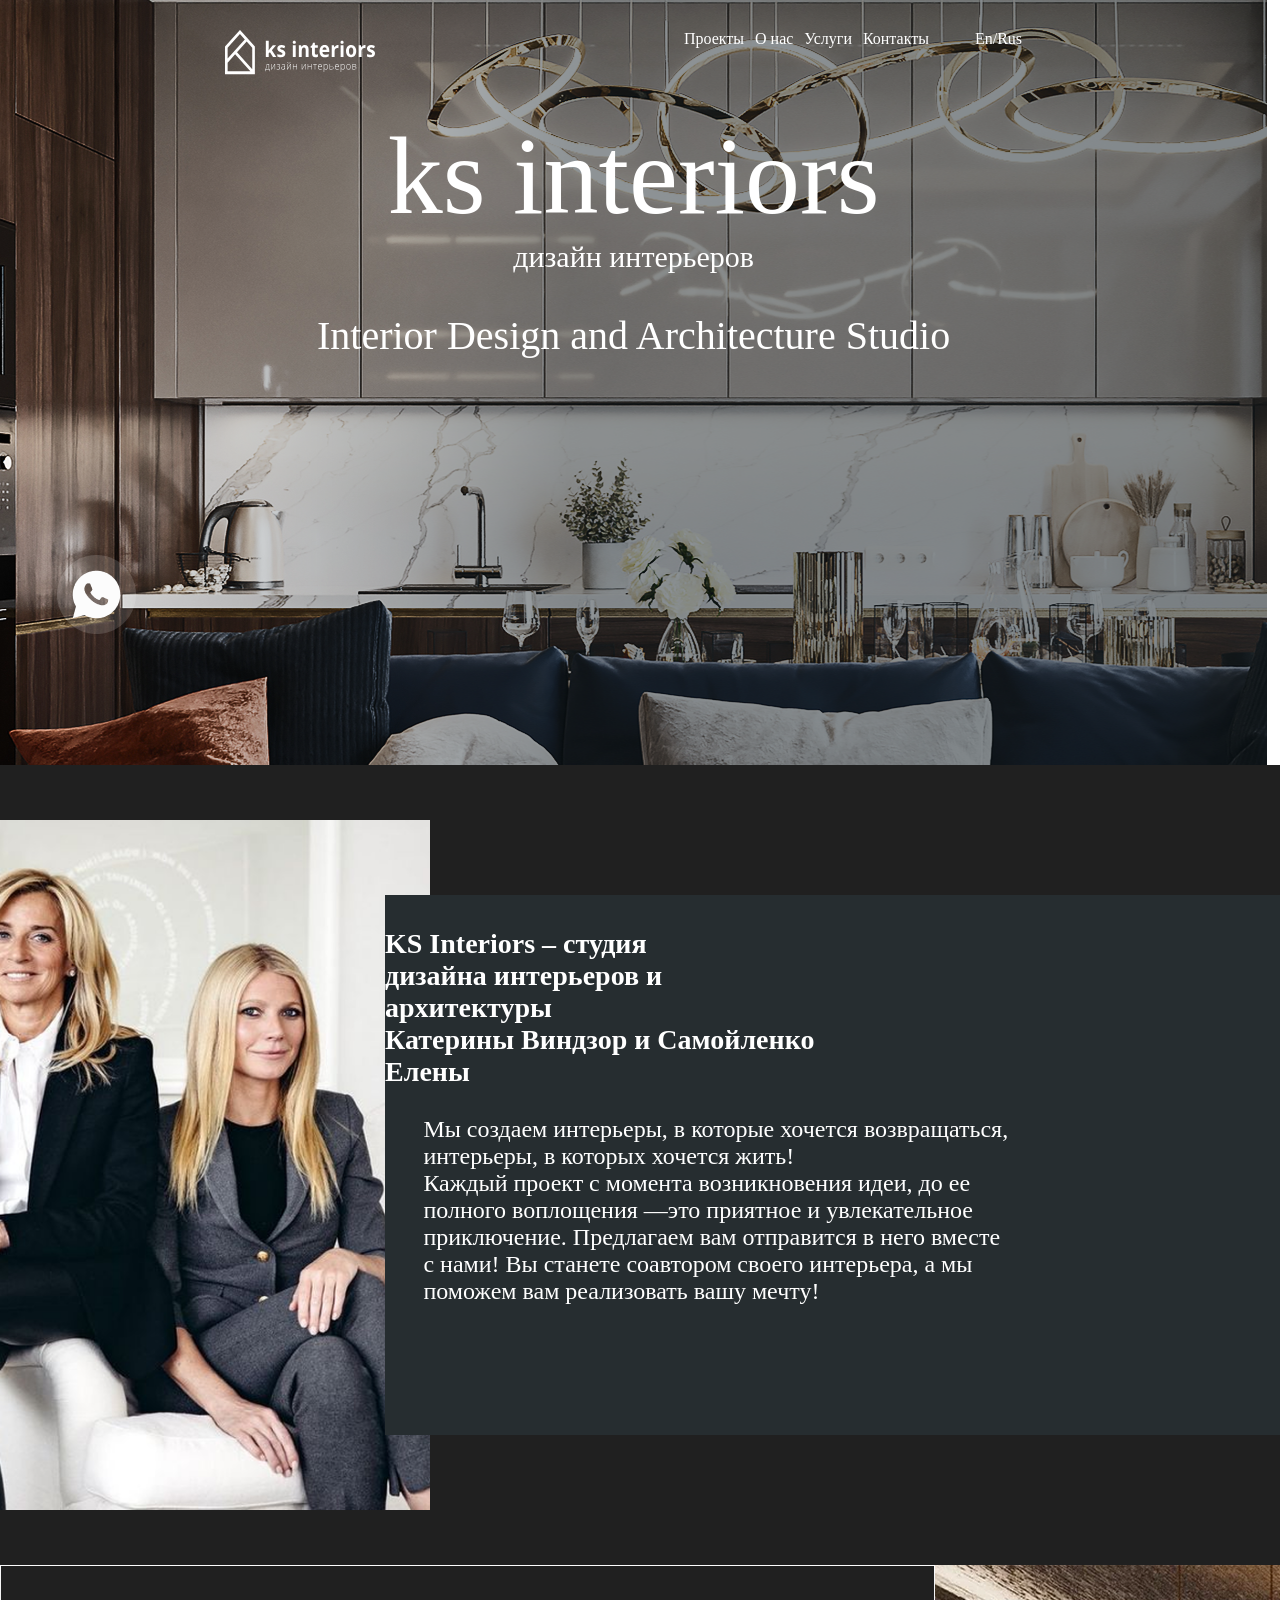
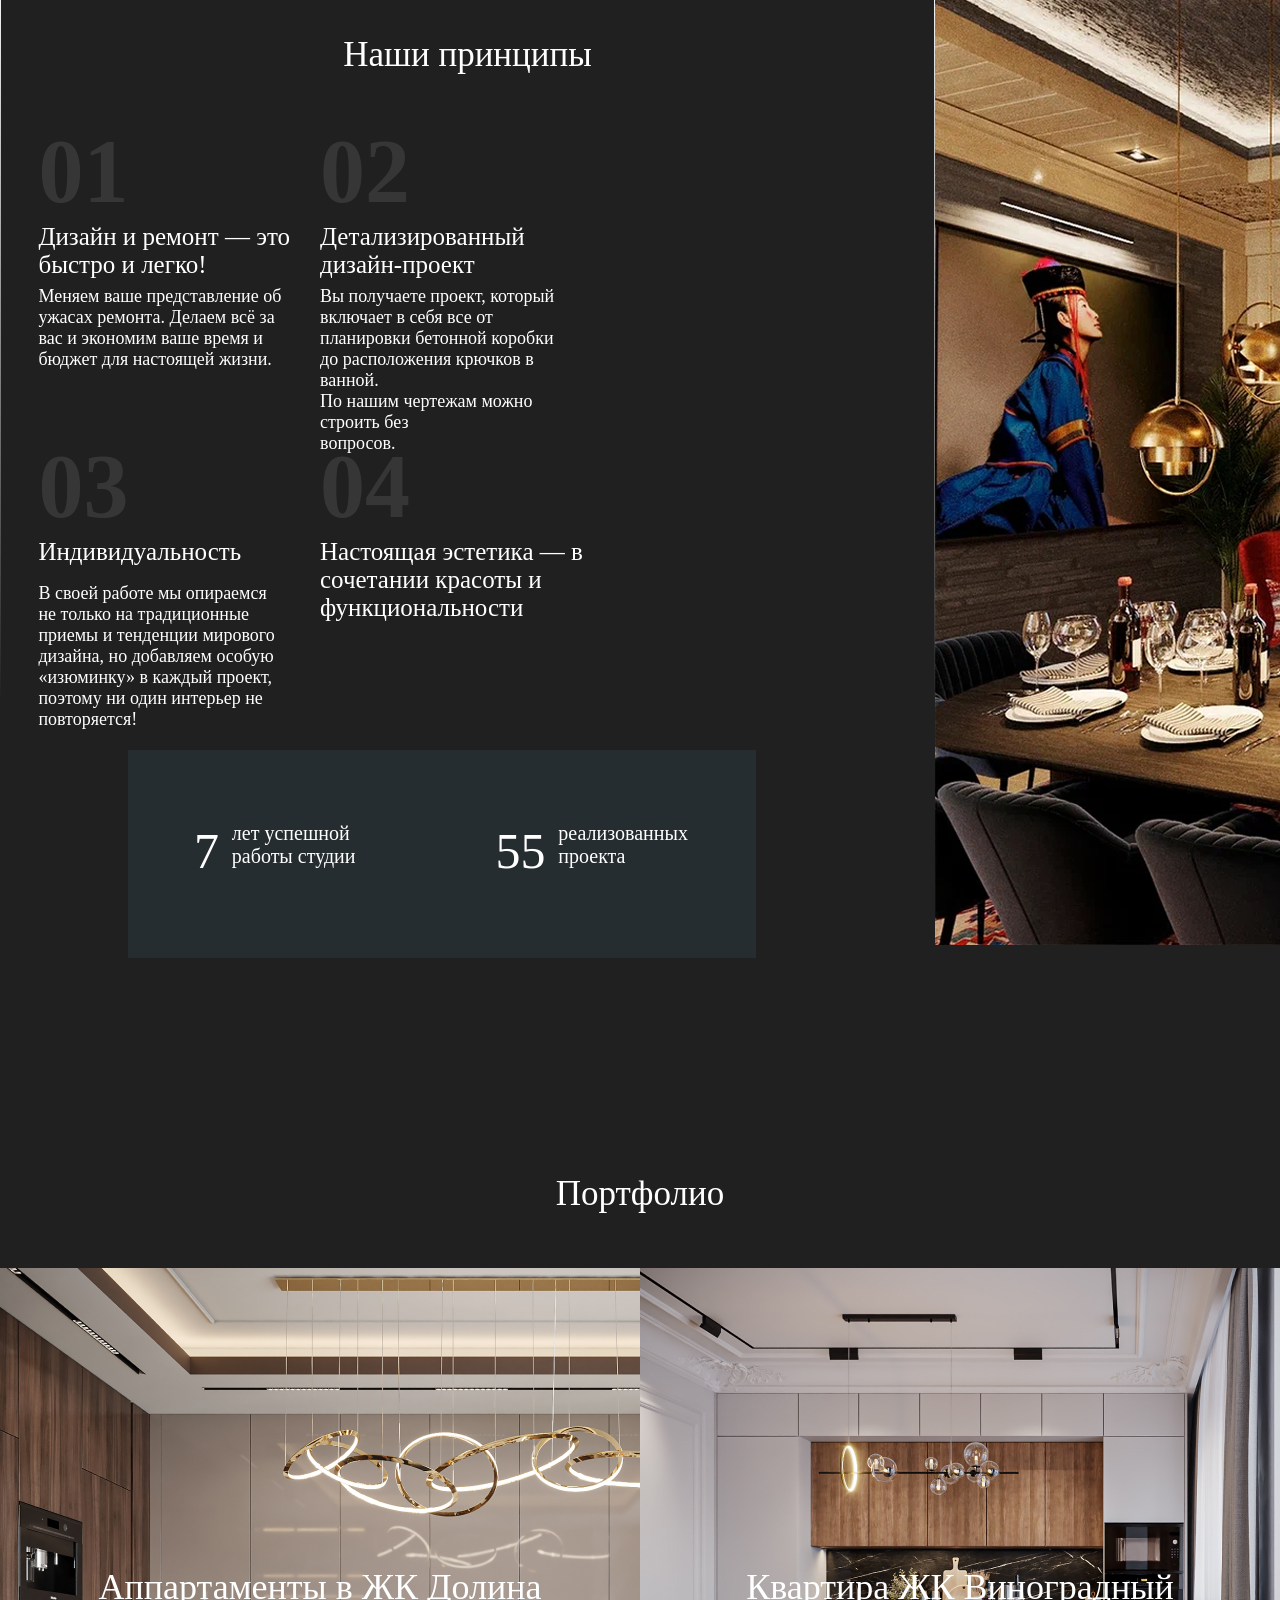
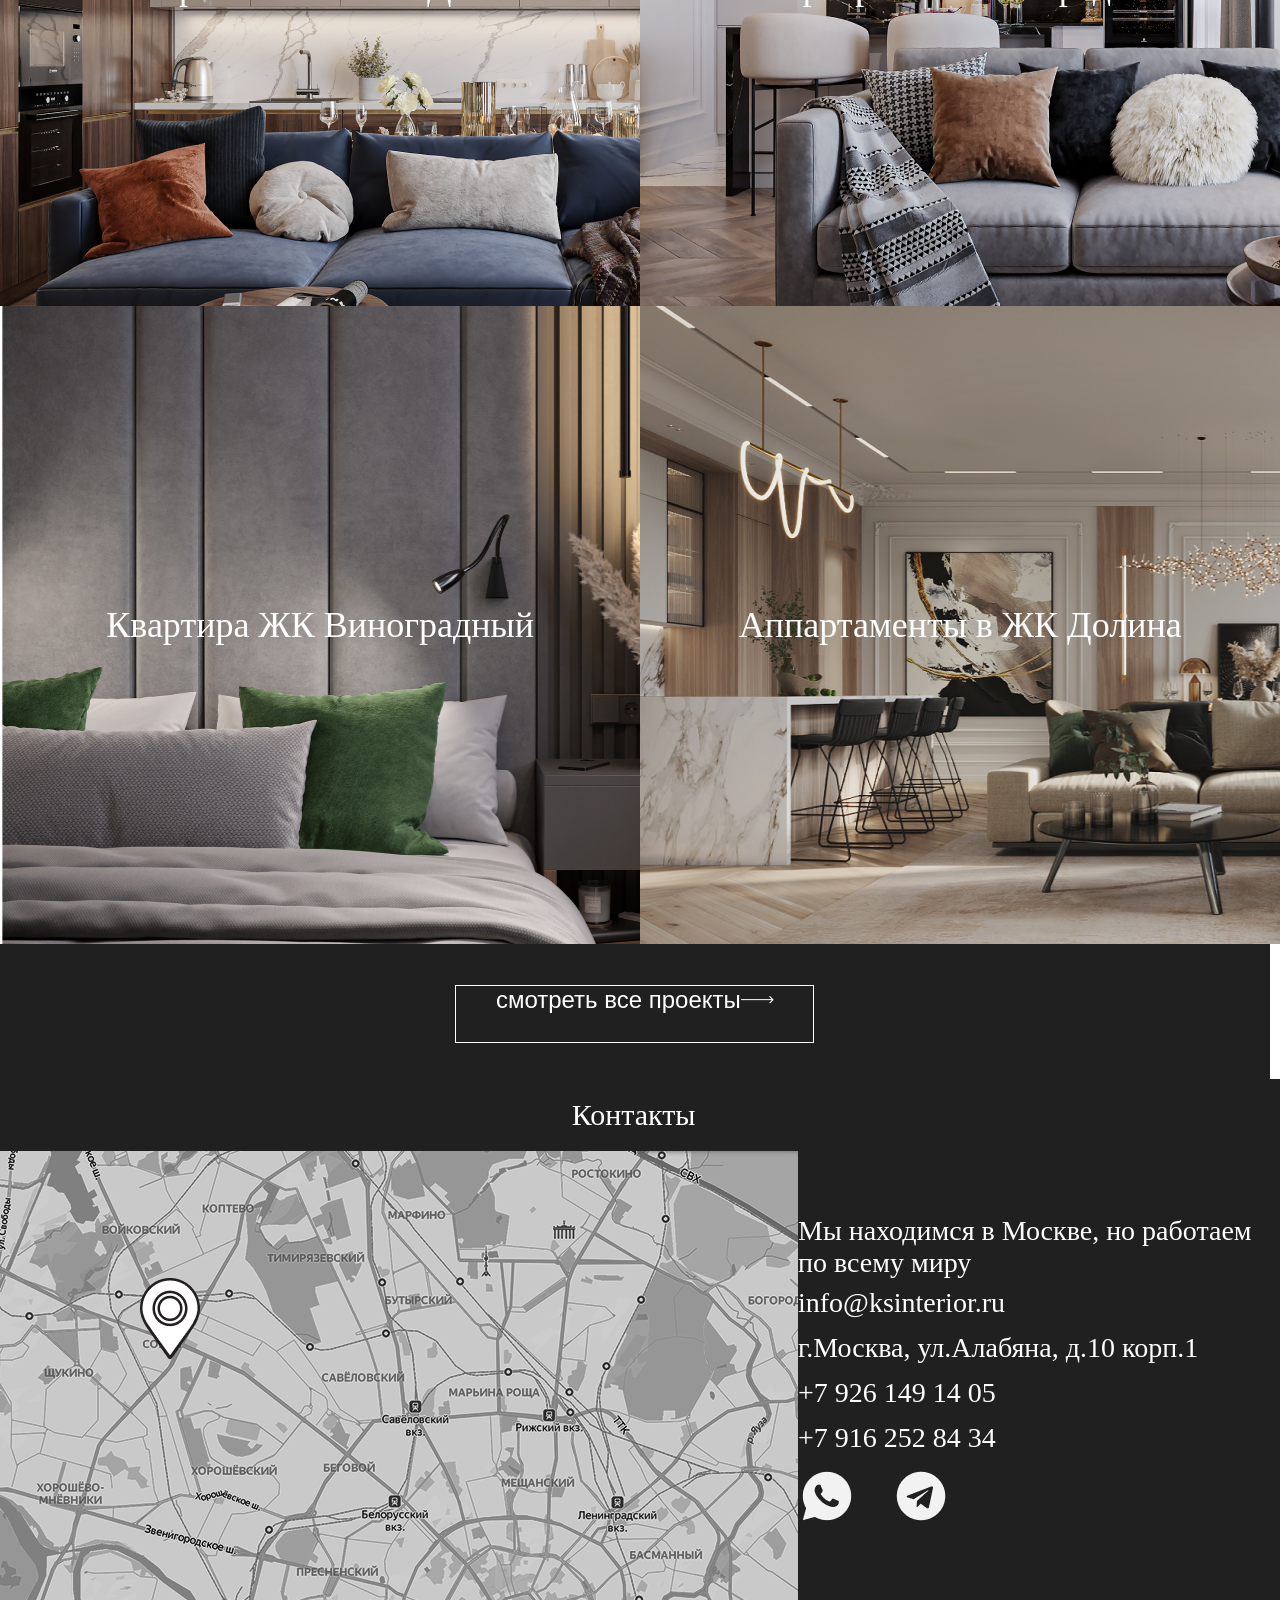
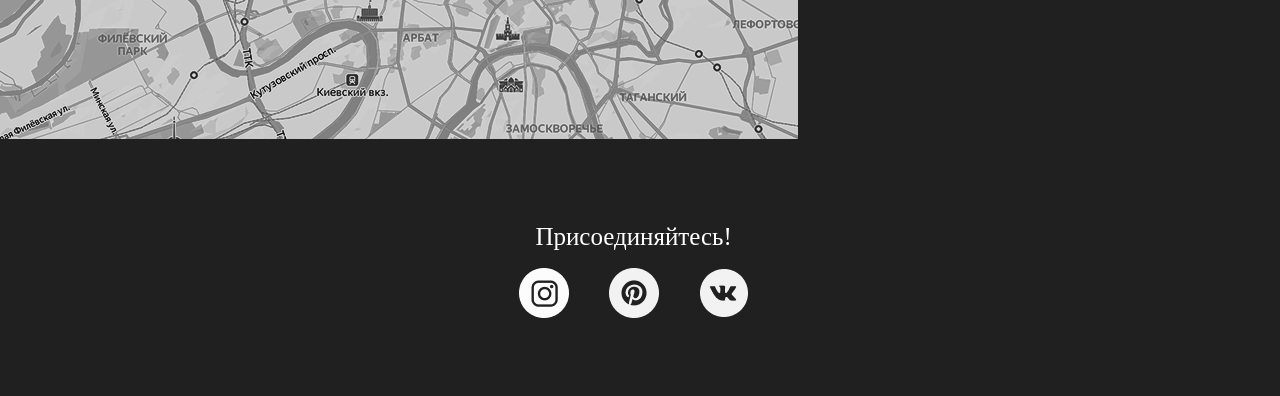
<file: index/index.html>
<!DOCTYPE html>
<html lang="en">
<head>
    <meta charset="UTF-8">
    <meta name="viewport" content="width=device-width, initial-scale=1.0">
    <title>Document</title>
    <link rel="stylesheet" href="style.css">
</head>
<body>
    <div class="all">
        <header>
            <nav>
                <div class="shpana"><img src="Photos/Logo.svg" alt=""></div>
                <div class="lol">
                    <ul>
                        <li><a href="../index/index.html">Проекты</a></li>
                        <li><a href="../About_Us/about.html">О нас</a></li>
                        <li><a href="../Yslygi/yslygi.html">Услуги</a></li>
                        <li>Контакты</li>
                    </ul>
                    <p>En/Rus</p>
                </div>
            </nav>
        </header>
        <div class="ks">
            <div class="ks_container">
                <h1>ks interiors</h1>
                <p>дизайн интерьеров</p>
                <h2>Interior Design and Architecture Studio</h2>
            </div>
        </div>
        <div class="many">
            <img src="Photos/What.png" alt="">
        </div>
    </div>
    <section class="girls">
        <div class="gigi">
            <div class="gigi_container">
                <img class="foto" src="Photos/Girls.png" alt="">
            </div>
            <div class="golem">
                <div class="golem_container">
                    <div class="polo">
                        <div class="polo_container">
                            <p>KS Interiors – студия<br>
                                дизайна интерьеров и архитектуры<br>
                                Катерины Виндзор и Самойленко Елены
                            </p>
                        </div>
                    </div>
                    <div class="figs">
                        <div class="figs_container">
                            <p>Мы создаем интерьеры, в которые хочется возвращаться, интерьеры, в которых хочется жить!<br> Каждый проект с момента возникновения идеи, до ее полного воплощения —это приятное и увлекательное приключение. Предлагаем вам отправится       в него вместе с нами! Вы станете соавтором своего интерьера, а мы поможем вам реализовать вашу мечту!</p>
                        </div>
                    </div>
                </div>
            </div>
        </div>
        <div class="hopo">
            <div class="free">
                <img class="rec" src="Photos/Rectangle 135.png" alt="">
                <h1 class="our">Наши принципы</h1>
                <div class="bublik">
                    <div class="bublik_container">
                        <div class="one">
                            <h1>01</h1>
                            <h2>Дизайн и ремонт — это быстро и легко!</h2>
                            <p>Меняем ваше представление об ужасах ремонта. Делаем всё за вас и экономим ваше время и бюджет для настоящей жизни.</p>
                        </div>
                        <div class="one">
                            <h1>02</h1>
                            <h2>Детализированный дизайн-проект</h2>
                            <p>Вы получаете проект, который включает в себя все от планировки бетонной коробки до расположения крючков в ванной.<br>По нашим чертежам можно строить без<br>вопросов.</p>
                        </div>
                    </div>
                </div>
                <div class="jora">
                    <div class="jora_container">
                        <div class="two">
                            <h1>03</h1>
                            <h2>Индивидуальность</h2>
                            <p>В своей работе мы опираемся не только на традиционные приемы и тенденции мирового дизайна, но добавляем особую «изюминку» в каждый проект, поэтому ни один интерьер не повторяется!</p>
                        </div>
                        <div class="two">
                            <h1>04</h1>
                            <h2>Настоящая эстетика — в сочетании красоты и функциональности</h2>
                        </div>
                    </div>
                </div>
            </div>
            <div class="VIP">
                <img src="Photos/VIP-зал-ресторан-Таганок-1 1.png" alt="">
            </div>
        </div>
        <div class="gray">
            <div class="seven">
                <h1>7</h1>
                <p> лет успешной работы студии</p>
            </div>
            <div class="fift">
                <h1>55</h1>
                <p>реализованных проекта</p>
            </div>
        </div>
        <p class="port">Портфолио</p>
    </section>
    <section class="jk">
        <div class="jk_container">
            <div class="Dolina1">
                <p>Аппартаменты в ЖК Долина</p>
            </div>
            <div class="Vinograd1">
                <p>Квартира ЖК Виноградный</p>
            </div>
        </div>
        <div class="jk2">
            <div class="Vinograd2">
                <p>Квартира ЖК Виноградный</p>
            </div>
            <div class="Dolina2">
                <p>Аппартаменты в ЖК Долина</p>
            </div>
        </div>
        <div class="project">
            <div class="project_container">
                <button> <p>смотреть все проекты <img src="Photos/arrow.png" alt=""></button>
            </div>
        </div>
    </section>
    <footer class="contact">
        <div class="contact_container">
            <div class="fofo">
                <p>Контакты</p>
            </div>
        </div>
        <div class="last">
            <div class="mapa">
                <img src="Photos/Mapa.png" alt="">
            </div>
            <div class="ifofo">
                <div class="info">
                    <h1>Мы находимся в Москве, но работаем по всему миру</h1>
                    <h2>info@ksinterior.ru</h2>
                    <h3>г.Москва, ул.Алабяна, д.10 корп.1</h3>
                    <p class="number1">+7 926 149 14 05</p>
                    <p class="number2">+7 916 252 84 34</p>
                    <img src="Photos/socials.png" alt="">
                </div>
            </div>
        </div>
        <div class="didji">
            <p>Присоединяйтесь!</p>
            <img src="Photos/vk.png" alt="">
        </div>
    </footer>
</body>
</html>
</file>
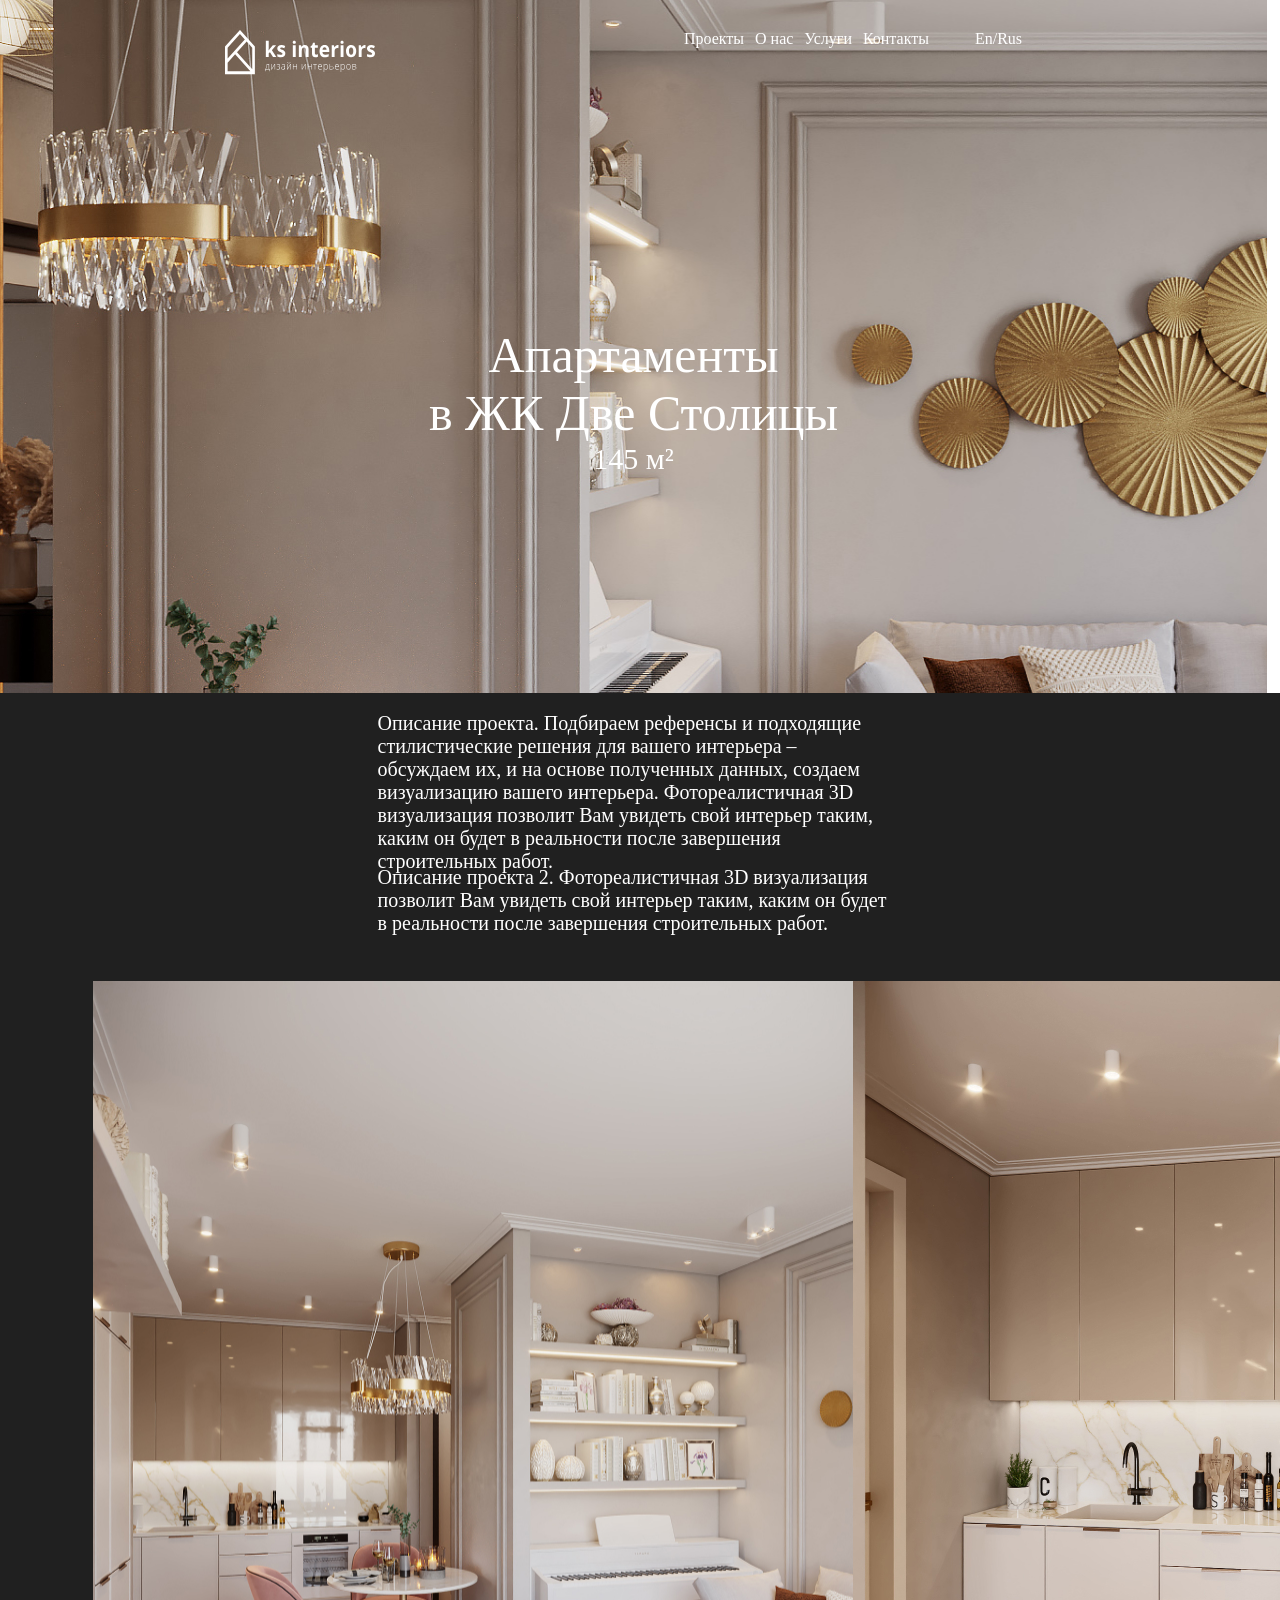
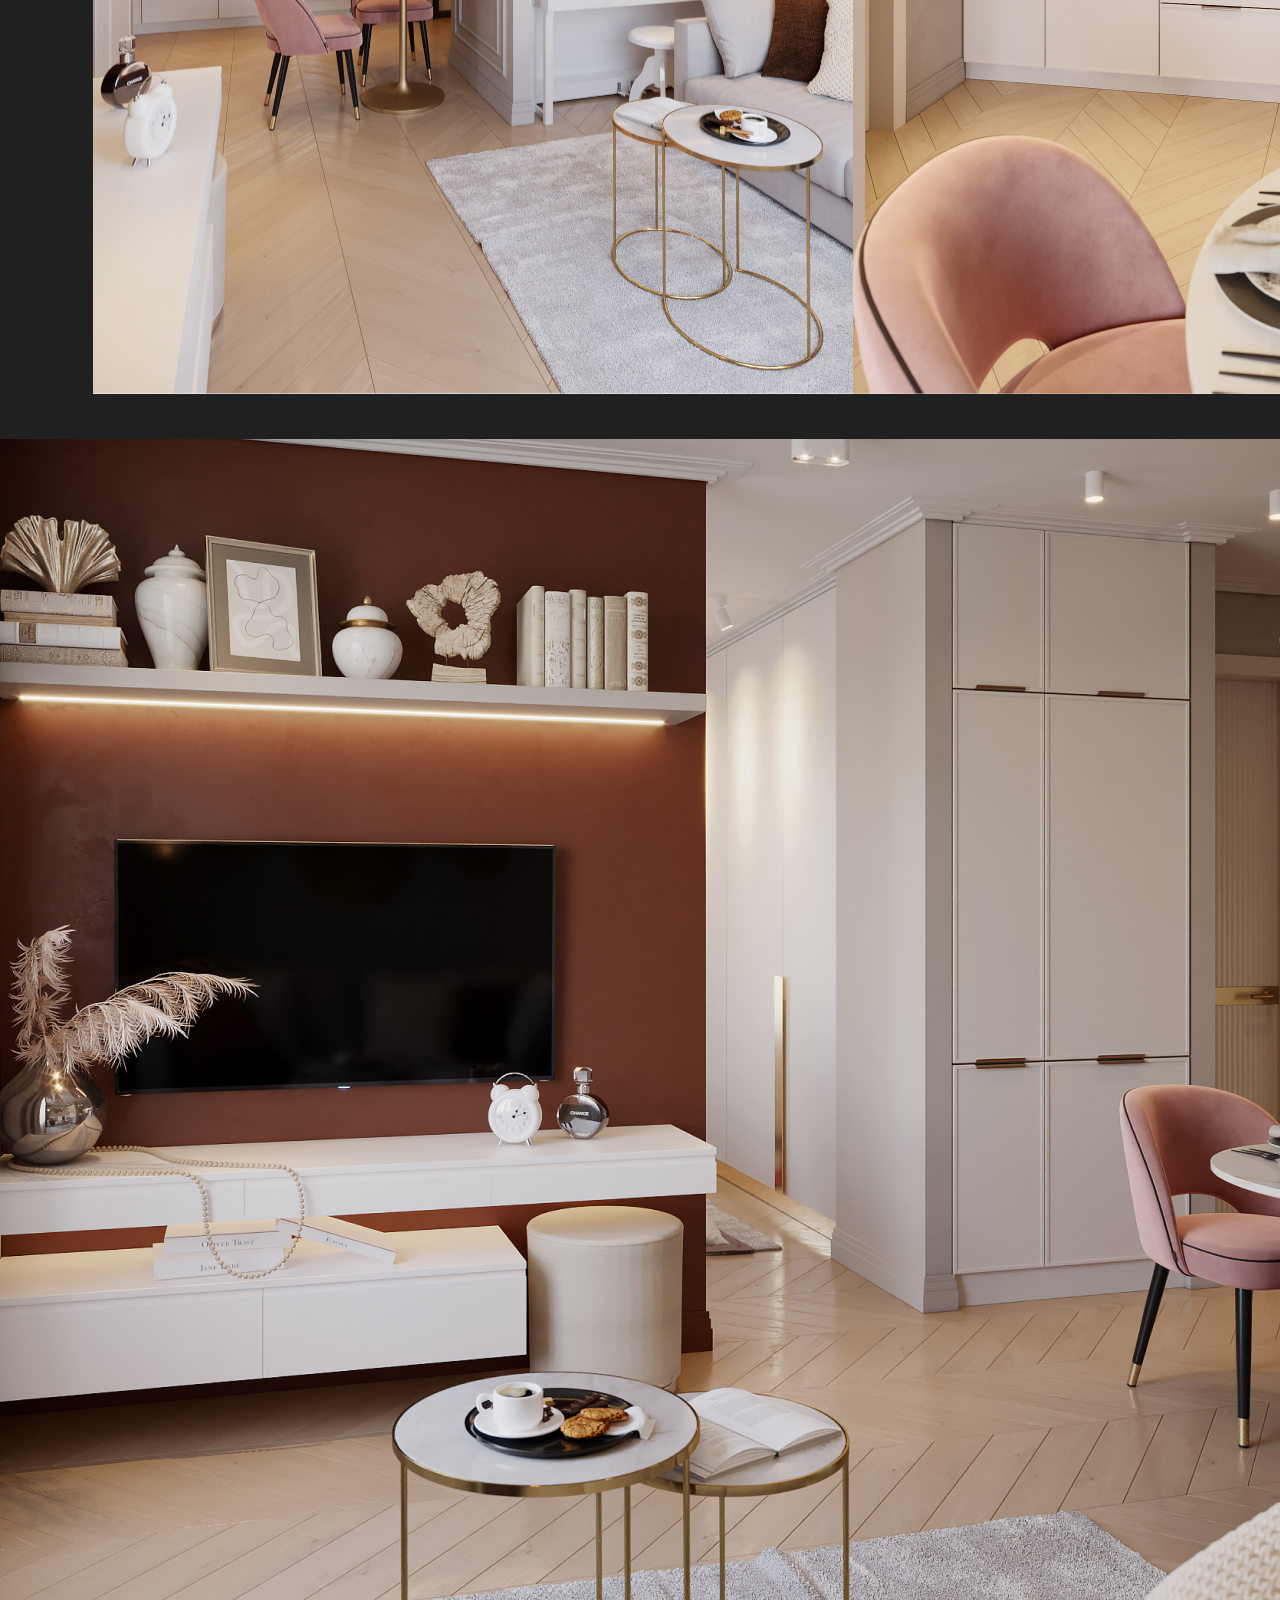
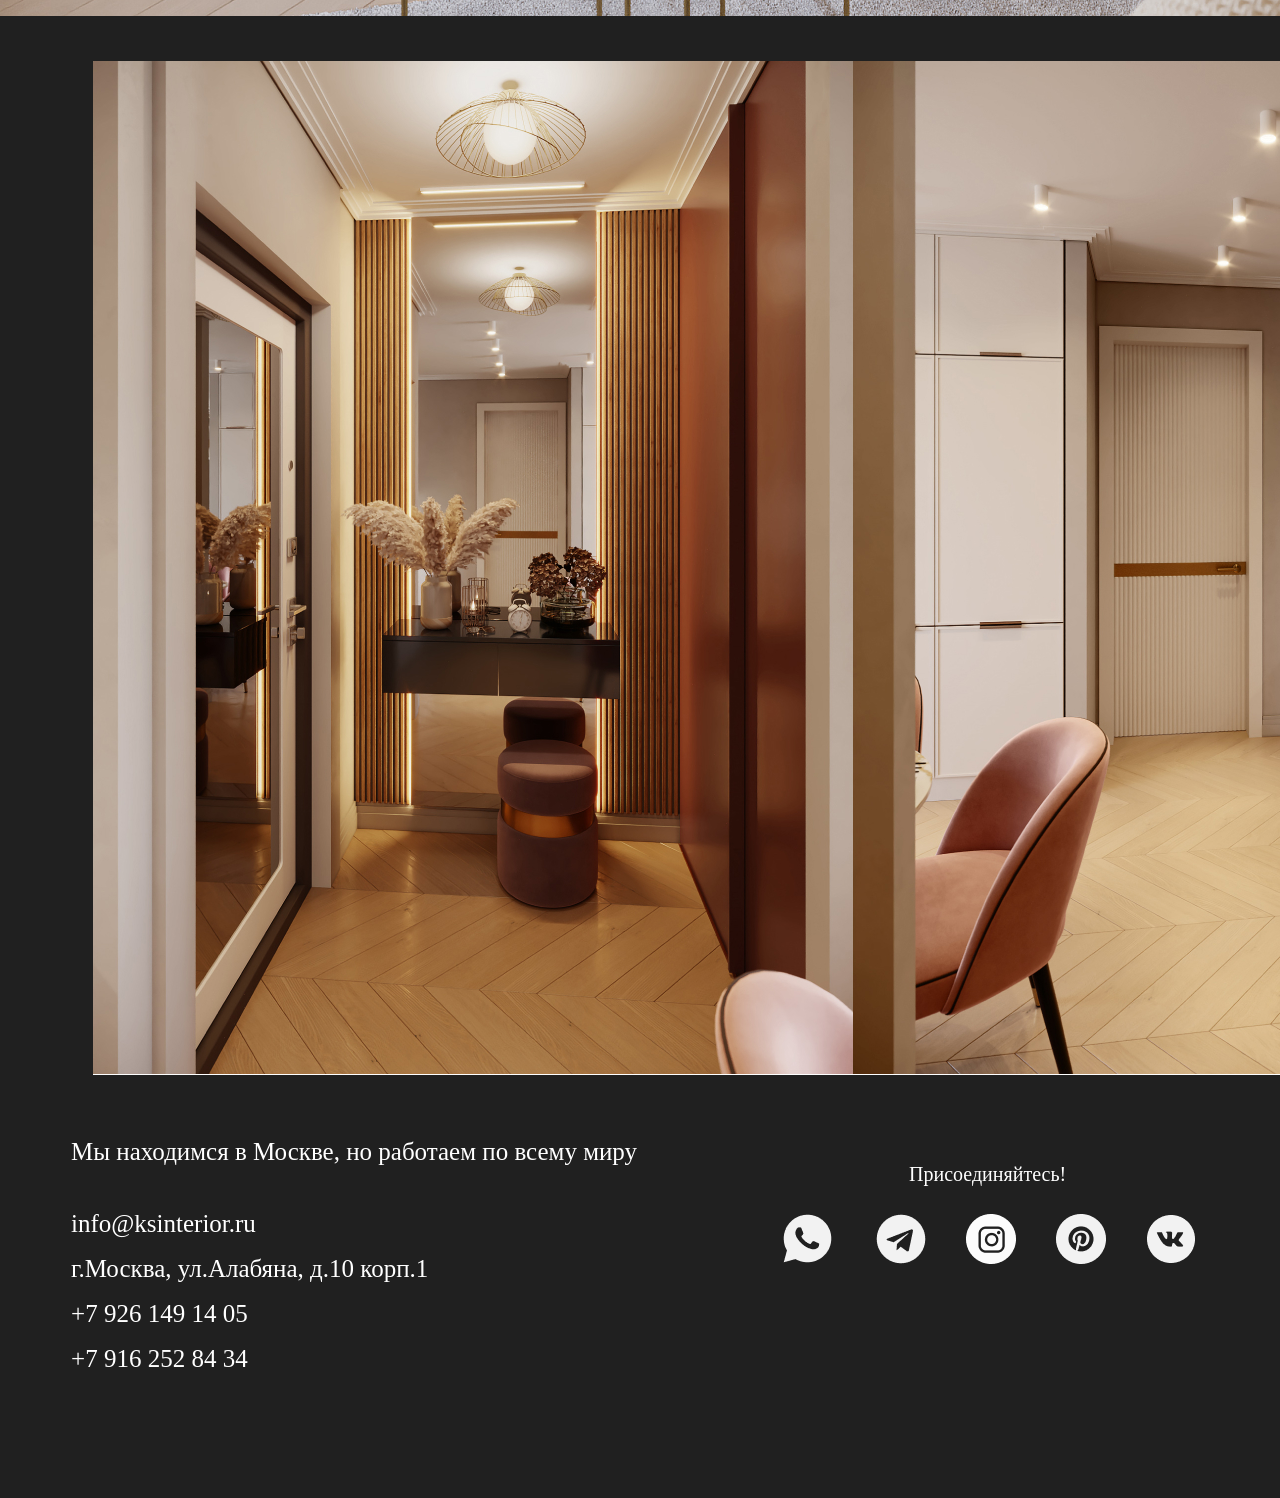
<file: About_Us/about.html>
<!DOCTYPE html>
<html lang="en">
<head>
    <meta charset="UTF-8">
    <meta name="viewport" content="width=device-width, initial-scale=1.0">
    <title>Document</title>
    <link rel="stylesheet" href="aboyt.css">
</head>
<body>
    <div class="alibaba">
        <header>
            <nav>
                <div class="shpana"><img src="photoo/Logo.svg" alt=""></div>
                <div class="lol">
                    <ul>
                        <li><a href="../index/index.html">Проекты</a></li>
                        <li><a href="../About_Us/about.html">О нас</a></li>
                        <li><a href="../Yslygi/yslygi.html">Услуги</a></li>
                        <li>Контакты</li>
                    </ul>
                    <p>En/Rus</p>
                </div>
            </nav>
        </header>
        <div class="apa">
            <h1>Апартаменты<br>в ЖК Две Столицы</h1>
            <p>145 м²</p>
        </div>
    </div>
    <section class="lopo">
        <div class="koko">
            <div class="koko_container">
                <h1>Описание проекта. Подбираем референсы и подходящие стилистические решения для вашего интерьера – обсуждаем их, и на основе полученных данных, создаем визуализацию вашего интерьера. Фотореалистичная 3D визуализация позволит Вам увидеть свой интерьер таким, каким он будет в реальности после завершения строительных работ.</h1>
                <p>Описание проекта 2. Фотореалистичная 3D визуализация позволит Вам увидеть свой интерьер таким, каким он будет в реальности после завершения строительных работ.</p>
            </div>
        </div>
        <div class="nebo">
            <div class="nebo_container">
                <img src="photoo/project-1.jpg" alt="">
                <img src="photoo/project-2.jpg" alt="">
            </div>
        </div>
        <div class="stol">
            <img src="photoo/project-3.jpg" alt="">
        </div>
        <div class="dodo">
            <div class="dodo_container">
                <img src="photoo/project-5.jpg" alt="">
                <img src="photoo/project-4.jpg" alt="">
            </div>
        </div>
    </section>
    <footer class="clop">
        <div class="foma">
            <div class="foma_container">
                <p>Контакты</p>
            </div>
        </div>
        <div class="moc">
            <div class="jip">
                <h1>Мы находимся в Москве, но работаем по всему миру</h1>
                <h2>info@ksinterior.ru</h2>
                <p>г.Москва, ул.Алабяна, д.10 корп.1</p>
                <h2>+7 926 149 14 05</h2>
                <p>+7 916 252 84 34</p>
            </div>
            <div class="dop">
                <p>Присоединяйтесь!</p>
                <img src="photoo/socials (1).png" alt="">
            </div>
        </div>
    </footer>
</body>
</html>
</file>
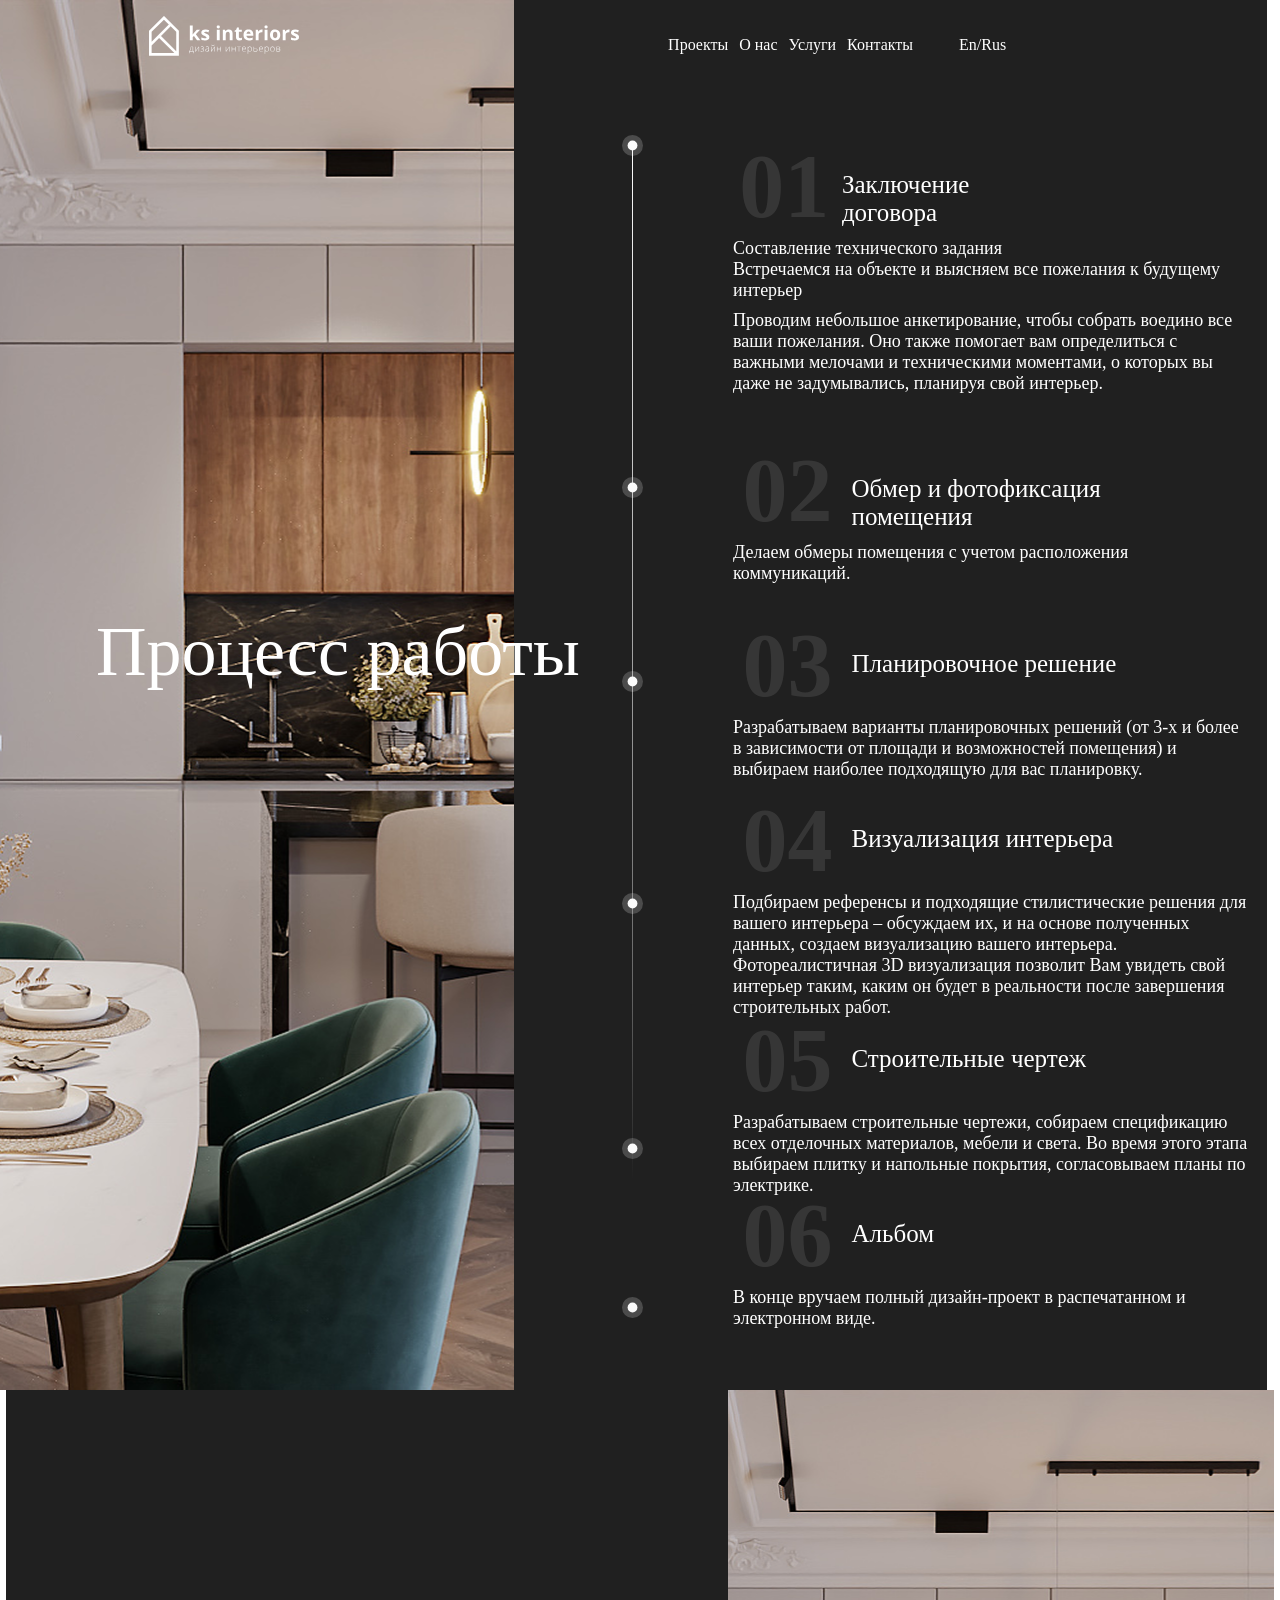
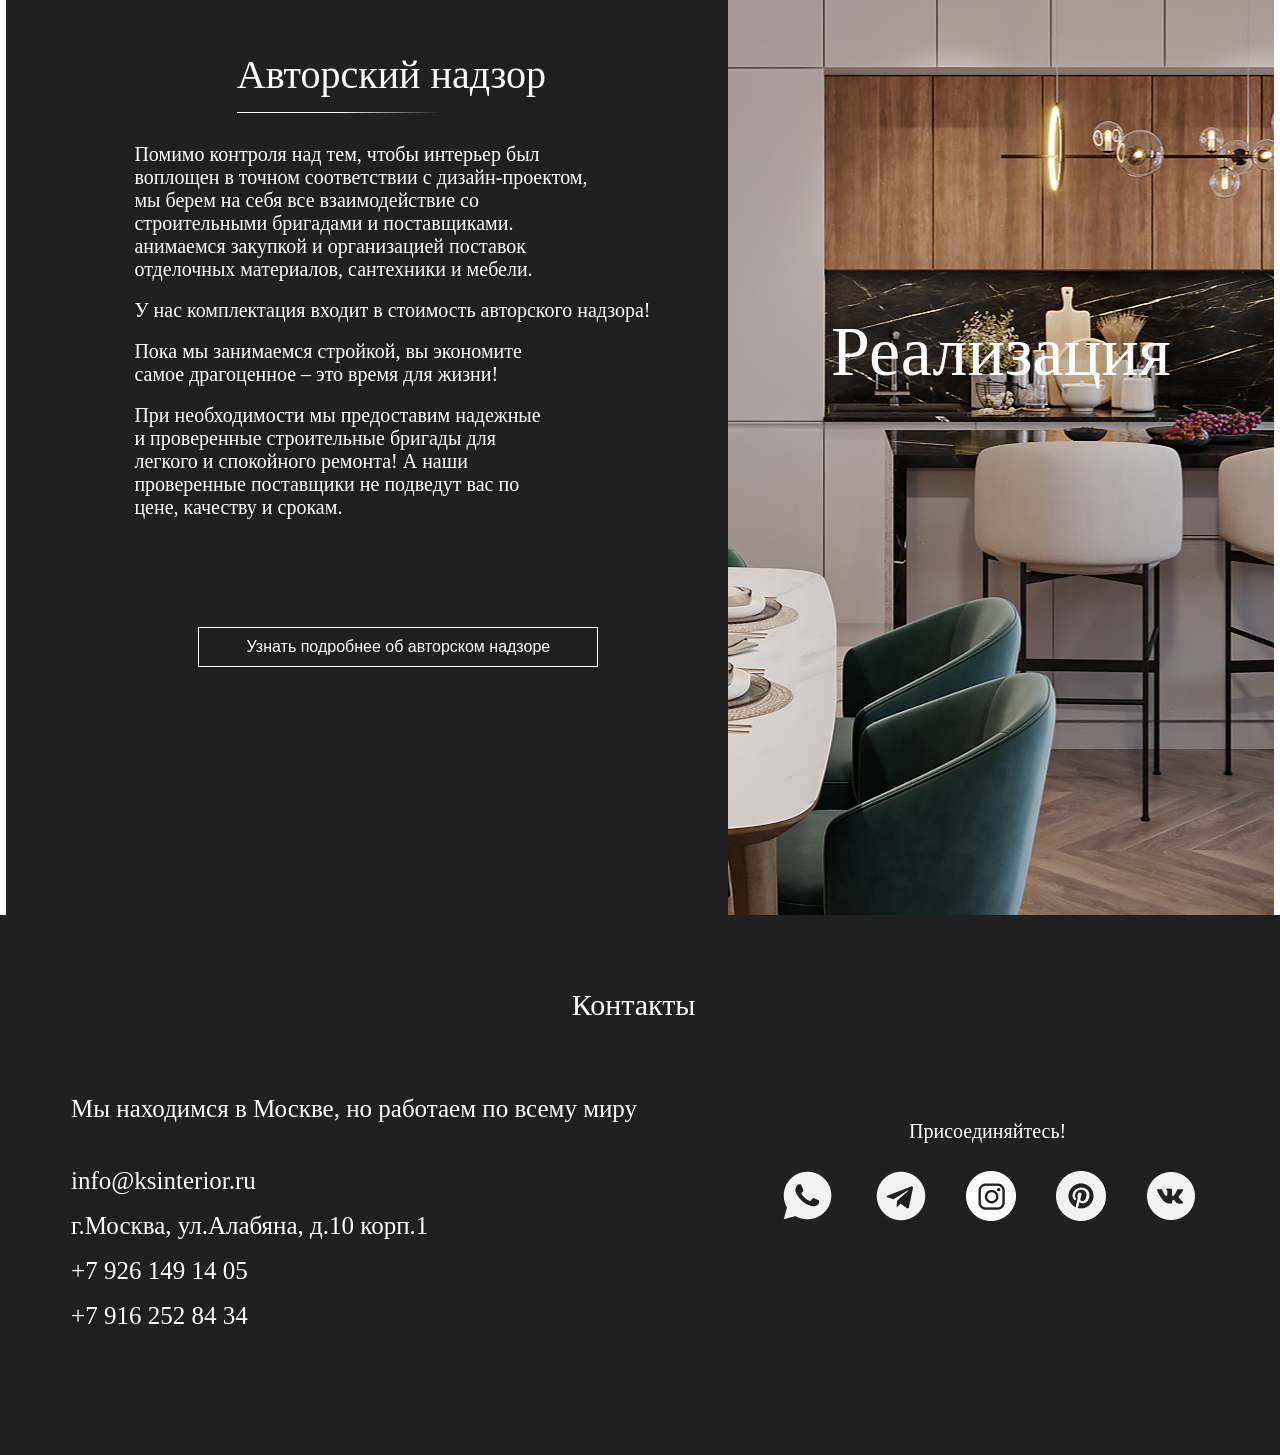
<file: Yslygi/yslygi.html>
<!DOCTYPE html>
<html lang="en">

<head>
    <meta charset="UTF-8">
    <meta name="viewport" content="width=device-width, initial-scale=1.0">
    <title>Document</title>
    <link rel="stylesheet" href="yslugi.css">
</head>
<body>
    <div class="bobo">
        <div class="bobo_container">
            <div class="mop">
                <header>
                    <nav>
                        <img src="Photo/path14.svg" alt="">
                    </nav>
                </header>
                <p>Процесс работы</p>
            </div>
            <div class="lilo">
                <div class="lilo_container">
                    <div class="lol">
                        <ul>
                            <li><a href="../index/index.html">Проекты</a></li>
                            <li><a href="../About_Us/about.html">О нас</a></li>
                            <li><a href="../Yslygi/yslygi.html">Услуги</a></li>
                            <li>Контакты</li>
                        </ul>
                        <p>En/Rus</p>
                    </div>
                </div>
                <div class="roro">
                    <div class="riga">
                        <div class="stages">
                            <img src="Photo/stages.svg" alt="">
                        </div>
                        <div class="numma">
                            <div class="boo1">
                                <div class="boo1_container">
                                    <h1>01</h1>
                                    <p>Заключение договора</p>
                                </div>
                                <div class="hogo">
                                    <p>Составление технического задания<br>
                                        Встречаемся на объекте и выясняем все пожелания к будущему интерьер
                                    </p>
                                    <h2>Проводим небольшое анкетирование, чтобы собрать воедино все ваши пожелания. Оно
                                        также помогает вам определиться с важными мелочами и техническими моментами, о
                                        которых вы даже не задумывались, планируя свой интерьер.</h2>
                                </div>
                            </div>
                            <div class="boo2">
                                <div class="boo2_container">
                                    <h1>02</h1>
                                    <p>Обмер и фотофиксация помещения</p>
                                </div>
                                <div class="hogo2">
                                    <p>Делаем обмеры помещения с учетом расположения коммуникаций. </p>
                                </div>
                            </div>
                            <div class="boo3">
                                <div class="boo3_container">
                                    <h1>03</h1>
                                    <p>Планировочное решение </p>
                                </div>
                                <div class="hogo3">
                                    <p>Разрабатываем варианты планировочных решений (от 3-х и более в зависимости от
                                        площади и возможностей помещения) и выбираем наиболее подходящую для вас
                                        планировку.
                                    </p>
                                </div>
                            </div>
                            <div class="boo4">
                                <div class="boo4_container">
                                    <h1>04</h1>
                                    <p>Визуализация интерьера</p>
                                </div>
                                <div class="hogo4">
                                    <p>Подбираем референсы и подходящие стилистические решения для вашего интерьера – обсуждаем их, и на основе полученных данных, создаем визуализацию вашего интерьера. Фотореалистичная 3D визуализация позволит Вам увидеть свой интерьер таким, каким он будет в реальности после завершения строительных работ.</p>
                                </div>
                            </div>
                            <div class="boo5">
                                <div class="boo5_container">
                                    <h1>05</h1>
                                    <p>Строительные чертеж</p>
                                </div>
                                <div class="hogo5">
                                    <p>Разрабатываем строительные чертежи, собираем спецификацию всех отделочных материалов, мебели и света. Во время этого этапа выбираем плитку и напольные покрытия, согласовываем планы по электрике.</p>
                                </div>
                            </div>
                            <div class="boo6">
                                <div class="boo6_container">
                                    <h1>06</h1>
                                    <p>Альбом  </p>
                                </div>
                                <div class="hogo6">
                                    <p>В конце вручаем полный дизайн-проект в распечатанном и электронном виде.   </p>
                                </div>
                            </div>
                        </div>
                    </div>
                </div>
            </div>
        </div>
    </div>
    <section class="godjo">
        <div class="bam">
            <div class="bam_container">
                <div class="single">
                    <h1>Авторский надзор</h1>
                    <img src="Photo/Line 22.png" alt="">
                    <h2>Помимо контроля над тем, чтобы интерьер был воплощен в точном соответствии с дизайн-проектом, мы берем на себя все взаимодействие со строительными бригадами и поставщиками. <br>
                        анимаемся закупкой и организацией поставок отделочных материалов, сантехники и мебели.
                    </h2>
                    <h3>У нас комплектация входит в стоимость авторского надзора! </h3>
                    <p class="poka">Пока мы занимаемся стройкой, вы экономите самое драгоценное – это время для жизни! </p>
                    <div class="polo">
                        <p>При необходимости мы предоставим надежные и проверенные строительные бригады для легкого и спокойного ремонта! А наши проверенные поставщики не подведут вас по цене, качеству и срокам. </p>
                    </div>
                    <div class="nana">
                        <button class="nadz">Узнать подробнее об авторском надзоре </button>
                    </div>
                </div>
                <div class="real">
                    <p>Реализация</p>
                </div>
            </div>
        </div>
    </section>
    <footer class="clop">
        <div class="foma">
            <div class="foma_container">
                <p>Контакты</p>
            </div>
        </div>
        <div class="moc">
            <div class="jip">
                <h1>Мы находимся в Москве, но работаем по всему миру</h1>
                <h2>info@ksinterior.ru</h2>
                <p>г.Москва, ул.Алабяна, д.10 корп.1</p>
                <h2>+7 926 149 14 05</h2>
                <p>+7 916 252 84 34</p>
            </div>
            <div class="dop">
                <p>Присоединяйтесь!</p>
                <img src="Photo/socials (1).png" alt="">
            </div>
        </div>
    </footer>
</body>
</html>
</file>
<file: index/style.css>
*{
    margin: 0;
    padding: 0;
    box-sizing: border-box;
}
.all{
    background-image: url(Photos/Fon1.png);
    background-repeat: no-repeat;
    width: 99vw;
    height: 85vh;
}
header{
    width: 99vw;
    height: 12vh;
    display: flex;
    justify-content: center;
    align-items: center;
}
nav{
    width: 86vw;
    display: flex;
    justify-content: space-around;
}
.lol{
    width: 30vw;
    display: flex;
    justify-content: space-around;
    color: white;
}
.lol ul{
    width: 20vw;
    display: flex;
    justify-content: space-around;
    list-style: none;
    font-size: 16px;
}
.lol ul li a {
    text-decoration: none;
    color: white;
}
.lol li:hover{
    text-decoration: underline;
}
.ks{
    width: 99vw;
    height: 20vw;
    display: flex;
    justify-content: center;
    align-items: center;
}
.ks_container h1{
    color: white;
    font-size: 110px;
    font-weight: 300;
    display: flex;
    justify-content: center;
}
.ks_container p{
    color: white;
    font-size: 30px;
    font-weight: 300;
    text-align: center;
    height: 8vh;
}
.ks_container h2{
    color: white;
    font-size: 40px;
    font-weight: 300;
    display: flex;
    justify-content: center;
}
.many{
    width: 15vw;
    height: 30vh;
    display: flex;
    justify-content: center;
    align-items: end;
}
.girls{
    background-color: #202020;
}
.gigi{
    display: flex;
    justify-content: space-around;
    align-items: center;
    justify-content: center;
}
.gigi_container{
    height: 800px;
    display: flex;
    align-items: center;
}
.foto{
    width: 580px;
    height: 690px;
}
.golem{
    display: flex;
    justify-content: start;
}
.golem_container{
    width: 1000px;
    height: 540px;
    background-color: #262D30;
    position: relative;
    right: 5vh;
}
.polo{
    width: 35vw;
    height: 25vh;
    display: flex;
    justify-content: center;
    align-items: center;
    color: white;
    font-size: 28px;
    font-weight: 600;
}
.figs{
    width: 52vw;
    height: 20vh;
    display: flex;
    justify-content: center;
    align-items: center;
}
.figs_container{
    color: white;
    font-size: 24px;
    font-weight: 300;
    display: flex;
    justify-content: center;
    align-items: center;
    flex-direction: column;
    width: 46vw;
    height: 10vh;
}
.hopo{
    display: flex;
    justify-content: space-around;
}
.our{
    position: relative;
    bottom: 75vh;
    color: white;
    font-size: 35px;
    font-weight: 300;
    display: flex;
    justify-content: center;
}
.bublik{
    width: 50vw;
    display: flex;
    justify-content: space-around;
}
.bublik_container{
    width: 44vw;
    display: flex;
    justify-content: center;
}
.one{
    width: 25vw;
    height: 15vh;
    color: white;
    position: relative;
    bottom: 70vh;
}
.one h1{
    color: #FFFFFF1A;
    font-size: 90px;
    font-weight: 700;
}
.one h2{
    font-size: 25px;
    height: 7vh;
    font-weight: 400;
}
.one p{
    font-size: 18px;
    width: 19.5vw;
    font-weight: 300;
}
.jora{
    width: 50vw;
    display: flex;
    justify-content: space-around;
}
.jora_container{
    width: 44vw;
    display: flex;
    justify-content: center;
}
.two{
    width: 25vw;
    height: 15vh;
    color: white;
    position: relative;
    bottom: 50vh;
}
.two h1{
    color: #FFFFFF1A;
    font-size: 90px;
    font-weight: 700;
}
.two h2{
    font-size: 25px;
    height: 5vh;
    font-weight: 400;
}
.two p{
    font-size: 18px;
    width: 19.5vw;
    font-weight: 300;
}
.gray{
    display: flex;
    justify-content: space-around;
    position: relative;
    left: 10vw;
    bottom: 30vh;
    width: 628px;
    height: 208px;
    background-color: #262D30;
    color: white;
}
.seven{
    position: relative;
    top: 8vh;
    display: flex;
    justify-content: space-around;
}
.seven h1{
    position: relative;
    left: 1vw;
    font-size: 50px;
    font-weight: 400;
}
.seven p{
    width: 170px;
    height: 65px;
    position: relative;
    left: 2vw;
    font-size: 20px;
    font-weight: 400;
}
.fift{
    position: relative;
    top: 8vh;
    display: flex;
    justify-content: space-around;
}
.fift h1{
    position: relative;
    left: 1vw;
    font-size: 50px;
    font-weight: 400;
}
.fift p{
    width: 170px;
    height: 65px;
    position: relative;
    left: 2vw;
    font-size: 20px;
    font-weight: 400;
}
.port{
    display: flex;
    justify-content: center;
    align-items: center;
    position: relative;
    bottom: 6vh;
    color: white;
    font-size: 35px;
    font-weight: 400;
}
.jk_container{
    display: flex;
    justify-content: space-around;
}
.Dolina1{
    color: white;
    width: 959px;
    height: 638px;
    background-image: url(Photos/portfolio-1.png);
    background-repeat: no-repeat;
}
.Dolina1 p{
    display: flex;
    justify-content: center;
    align-items: center;
    height: 638px;
    font-size: 36px;
    font-weight: 300;
}
.Vinograd1{
    color: white;
    width: 959px;
    height: 638px;
    background-image: url(Photos/portfolio-2.jpg);
    background-repeat: no-repeat;
}
.Vinograd1 p{
    display: flex;
    justify-content: center;
    align-items: center;
    height: 638px;
    font-size: 36px;
    font-weight: 300;
}
.jk2{
    display: flex;
    justify-content: space-around;
}
.Dolina2{
    color: white;
    width: 959px;
    height: 638px;
    background-image: url(Photos/portfolio-4.jpg);
    background-repeat: no-repeat;
}
.Dolina2 p{
    display: flex;
    justify-content: center;
    align-items: center;
    height: 638px;
    font-size: 36px;
    font-weight: 300;
}
.Vinograd2{
    color: white;
    width: 960px;
    height: 638px;
    background-image: url(Photos/portfolio-3.jpg);
    background-repeat: no-repeat;
}
.Vinograd2 p{
    display: flex;
    justify-content: center;
    align-items: center;
    height: 638px;
    font-size: 36px;
    font-weight: 300;
}
.project{
    width: 99.2vw;
    height: 15vh;
    background-color: #202020;
}
.project_container{
    height: 11vh;
    display: flex;
    justify-content: center;
    align-items: end;
}
.project_container button{
    display: flex;
    justify-content: space-around;
    width: 359px;
    height: 58px;
    background-color: #202020;
    border:1px solid #FFFFFF;
}
.project_container button p{
    display: flex;
    align-items: center;
    font-size: 24px;
    font-weight: 400;
    color: white;
}
.contact{
    background-color: #202020;
}
.contact_container{
    width: 99vw;
    height: 8vh;
    display: flex;
    justify-content: center;
    align-items: center;
}
.fofo p{
    color: white;
    font-size: 30px;
    font-weight: 300;
}
.last{
    width: 99vw;
    display: flex;
    justify-content: space-around;
}
.ifofo{
    height: 42vh;
    display: flex;
    align-items: end;
}
.info h1{
    font-size: 28px;
    color: white;
    font-weight: 400;
    height: 8vh;
}
.info h2{
    color: white;
    font-size: 28px;
    font-weight: 400;
    height: 5vh;
}
.info h3{
    color: white;
    font-size: 28px;
    font-weight: 400;
    height: 5vh;
}
.info .number1{
    color: white;
    font-size: 28px;
    font-weight: 400;
    height: 5vh;
}
.info .number2{
    color: white;
    font-size: 28px;
    font-weight: 400;
    height: 5vh;
}
.didji{
    width: 99vw;
    height: 28vh;
    display: flex;
    flex-direction: column;
    justify-content: center;
    align-items: center;
}
.didji p{
    color: white;
    height: 5vh;
    font-size: 25px;
    font-weight: 400;
}
</file>
<file: About_Us/aboyt.css>
*{
    margin: 0;
    padding: 0;
    box-sizing: border-box;
}
.alibaba{
    width: 99vw;
    background-repeat: no-repeat;
    
    background-image: url(photoo/project-bg.jpg);
}
header{
    width: 99vw;
    height: 12vh;
    display: flex;
    justify-content: center;
    align-items: center;
}
nav{
    width: 86vw;
    display: flex;
    justify-content: space-around;
}
.lol{
    width: 30vw;
    display: flex;
    justify-content: space-around;
    color: white;
}
.lol ul{
    width: 20vw;
    display: flex;
    justify-content: space-around;
    list-style: none;
    font-size: 16px;
}
.lol ul li a {
    text-decoration: none;
    color: white;
}
.lol li:hover{
    text-decoration: underline;
}
.apa{
    display: flex;
    justify-content: center;
    align-items: center;
    flex-direction: column;
    text-align: center;
    width: 99vw;
    height: 65vh;
}
.apa h1{
    color: white;
    font-size: 50px;
    font-weight: 400;
}
.apa p{
    color: white;
    font-size: 30px;
    font-weight: 300;
}
.lopo{
    background-color: #202020;
    height: 385vh;
}
.koko{
    width: 99vw;
    color: white;
    display: flex;
    justify-content: center;
}
.koko_container h1{
    width: 40vw;
    height: 22vh;
    display: flex;
    justify-content: center;
    align-items: center;
    font-size: 20px;
    font-weight: 300;
}
.koko_container p{
    font-size: 20px;
    font-weight: 300;
    display: flex;
    justify-content: center;
    align-items: center;
    height: 10vh;
    width: 40vw;
    position: relative;
    bottom: 4vh;
}
.nebo{
    width: 99vw;
    display: flex;
    justify-content: center;
}
.nebo_container{
    width: 84.5vw;
    display: flex;
    justify-content: space-around;
}
.stol{
    position: relative;
    top: 5vh;
    width: 99vw;
    display: flex;
    justify-content: center;
}
.dodo{
    position: relative;
    top: 10vh;
    width: 99vw;
    display: flex;
    justify-content: center;
}
.dodo_container{
    width: 84.5vw;
    display: flex;
    justify-content: space-around;
}
.clop{
    background-color: #202020;
    height: 60vh;
}
.foma{
    width: 99vw;
    height: 20vh;
    display: flex;
    justify-content: center;
    align-items: center;
}
.foma_container p{
    color: white;
    font-size: 30px;
    font-weight: 300;
}
.moc{
    width: 99vw;
    display: flex;
    justify-content: space-around;
}
.jip h1{
    color: white;
    font-size: 25px;
    font-weight:400;
    height: 8vh;
}
.jip h2{
    color: white;
    font-size: 25px;
    font-weight:400;
    height: 5vh;
}
.jip p{
    color: white;
    font-size: 25px;
    font-weight:400;
    height: 5vh;
}
.dop p{
    display: flex;
    justify-content: center;
    align-items: center;
    color: white;
    font-size: 20px;
    font-weight: 400;
    height: 8vh;
}
</file>
<file: Yslygi/yslugi.css>
* {
    margin: 0;
    padding: 0;
    box-sizing: border-box;
}
.bobo {
    width: 99vw;
}
.bobo_container {
    display: flex;
    justify-content: space-around;
}
.mop {
    width: 820px;
    height: 1390px;
    background-image: url(Photo/City\ _\ Kitchen-Living-Hall\ _\ 0006_\ 1.png);
}
.mop p {
    position: relative;
    top: 60vh;
    left: 7.5vw;
    color: white;
    font-size: 70px;
    font-weight: 500;
}
.lilo {
    width: 1200px;
    height: 1390px;
    background-color: #202020;
}
nav {
    width: 35vw;
    height: 8vh;
    display: flex;
    justify-content: center;
    align-items: center;
}
.lilo_container {
    width: 50vw;
    height: 10vh;
    display: flex;
    justify-content: center;
    align-items: center;
}
.lol {
    width: 30vw;
    display: flex;
    justify-content: space-around;
    color: white;
}
.lol ul {
    width: 20vw;
    display: flex;
    justify-content: space-around;
    list-style: none;
    font-size: 16px;
}
.lol ul li a {
    text-decoration: none;
    color: white;
}
.lol li:hover {
    text-decoration: underline;
}
.roro {
    display: flex;
    justify-content: center;
}
.riga {
    width: 42vw;
    display: flex;
    justify-content: space-around;
}
.boo1 {
    position: relative;
    left: 10vh;
    top: 5vh;
}
.stages {
    position: relative;
    top: 5vh;
}
.boo1_container {
    width: 25vw;
    color: white;
    display: flex;
    justify-content: space-around;
}
.boo1_container h1 {
    font-size: 90px;
    font-weight: 700;
    color: #FFFFFF1A;
}
.boo1_container p {
    width: 16vw;
    font-size: 25px;
    font-weight: 400;
    position: relative;
    top: 4vh;
}
.hogo p {
    color: white;
    font-size: 18px;
    font-weight: 300;
    height: 8vh;
}
.hogo h2 {
    color: white;
    font-size: 18px;
    font-weight: 300;
}
.boo2 {
    position: relative;
    left: 10vh;
    top: 10vh;
}
.boo2_container {
    width: 35vw;
    color: white;
    display: flex;
    justify-content: space-around;
}
.boo2_container h1 {
    font-size: 90px;
    font-weight: 700;
    color: #FFFFFF1A;
}
.boo2_container p {
    width: 25vw;
    font-size: 25px;
    font-weight: 400;
    position: relative;
    top: 4vh;
}
.hogo2 p {
    color: white;
    font-size: 18px;
    font-weight: 300;
    height: 8vh;
}
.boo3 {
    position: relative;
    left: 10vh;
    top: 10vh;
}
.boo3_container {
    width: 35vw;
    color: white;
    display: flex;
    justify-content: space-around;
}
.boo3_container h1 {
    font-size: 90px;
    font-weight: 700;
    color: #FFFFFF1A;
}
.boo3_container p {
    width: 25vw;
    font-size: 25px;
    font-weight: 400;
    position: relative;
    top: 4vh;
}
.hogo3 p {
    color: white;
    font-size: 18px;
    font-weight: 300;
    height: 8vh;
}
.boo4 {
    position: relative;
    left: 10vh;
    top: 10vh;
}
.boo4_container {
    width: 35vw;
    color: white;
    display: flex;
    justify-content: space-around;
}
.boo4_container h1 {
    font-size: 90px;
    font-weight: 700;
    color: #FFFFFF1A;
}
.boo4_container p {
    width: 25vw;
    font-size: 25px;
    font-weight: 400;
    position: relative;
    top: 4vh;
}
.hogo4 p {
    color: white;
    font-size: 18px;
    font-weight: 300;
    height: 8vh;
}
.boo5{
    position: relative;
    left: 10vh;
    top: 15vh;
}
.boo5_container {
    width: 35vw;
    color: white;
    display: flex;
    justify-content: space-around;
}
.boo5_container h1 {
    font-size: 90px;
    font-weight: 700;
    color: #FFFFFF1A;
}
.boo5_container p {
    width: 25vw;
    font-size: 25px;
    font-weight: 400;
    position: relative;
    top: 4vh;
}
.hogo5 p {
    color: white;
    font-size: 18px;
    font-weight: 300;
    height: 8vh;
}
.boo6{
    position: relative;
    left: 10vh;
    top: 15vh;
}
.boo6_container {
    width: 35vw;
    color: white;
    display: flex;
    justify-content: space-around;
}
.boo6_container h1 {
    font-size: 90px;
    font-weight: 700;
    color: #FFFFFF1A;
}
.boo6_container p {
    width: 25vw;
    font-size: 25px;
    font-weight: 400;
    position: relative;
    top: 4vh;
}
.hogo6 p {
    color: white;
    font-size: 18px;
    font-weight: 300;
    height: 8vh;
}
.single{
    width: 1085px;
    height: 1125px;
    background-color: #202020;
    position: relative;
}
.real{
    width: 820px;
    height:1125px ;
    background-image: url(Photo/number2.png);
}
.real p{
    position: relative;
    top: 58vh;
    display: flex;
    justify-content: center;
    color: white;
    font-size: 70px;
    font-weight: 500;
}
.bam {
    display: flex;
    justify-content: center;
}
.bam_container{
    width: 99vw;
    display: flex;
    justify-content: space-around;
}
.single h1{
    color: white;
    font-size: 40px;
    font-weight:300;
    position: relative;
    top: 29vh;
    left: 18vw;
}
.single img{
    position: relative;
    top: 29vh;
    left: 18vw;
    width: 16vw;
}
.single h2{
    position: relative;
    top: 32vh;
    left: 10vw;
    width: 36vw;
    color: white;
    font-size: 20px;
    font-weight: 400;
}
.single h3{
    position: relative;
    top: 34vh;
    left: 10vw;
    color: white;
    font-size: 20px;
    font-weight: 400;
}
.single .poka{
    color: white;
    font-size: 20px;
    font-weight: 400;
    position: relative;
    top: 36vh;
    left: 10vw;
    width: 34vw;
}
.polo p{
    color: white;
    font-size: 20px;
    font-weight: 400;
    position: relative;
    top: 38vh;
    left: 10vw;
    width: 32vw;
}
.nadz{
    position: relative;
    top: 50vh;
    left: 15vw;
    width: 400px;
    height: 40px;
    background-color: #202020;
    color: white;
    font-size: 16px;
    font-weight: 400;
    border:  1px solid white;
}
.clop{
    background-color: #202020;
    height: 60vh;
}
.foma{
    width: 99vw;
    height: 20vh;
    display: flex;
    justify-content: center;
    align-items: center;
}
.foma_container p{
    color: white;
    font-size: 30px;
    font-weight: 300;
}
.moc{
    width: 99vw;
    display: flex;
    justify-content: space-around;
}
.jip h1{
    color: white;
    font-size: 25px;
    font-weight:400;
    height: 8vh;
}
.jip h2{
    color: white;
    font-size: 25px;
    font-weight:400;
    height: 5vh;
}
.jip p{
    color: white;
    font-size: 25px;
    font-weight:400;
    height: 5vh;
}
.dop p{
    display: flex;
    justify-content: center;
    align-items: center;
    color: white;
    font-size: 20px;
    font-weight: 400;
    height: 8vh;
}
</file>
